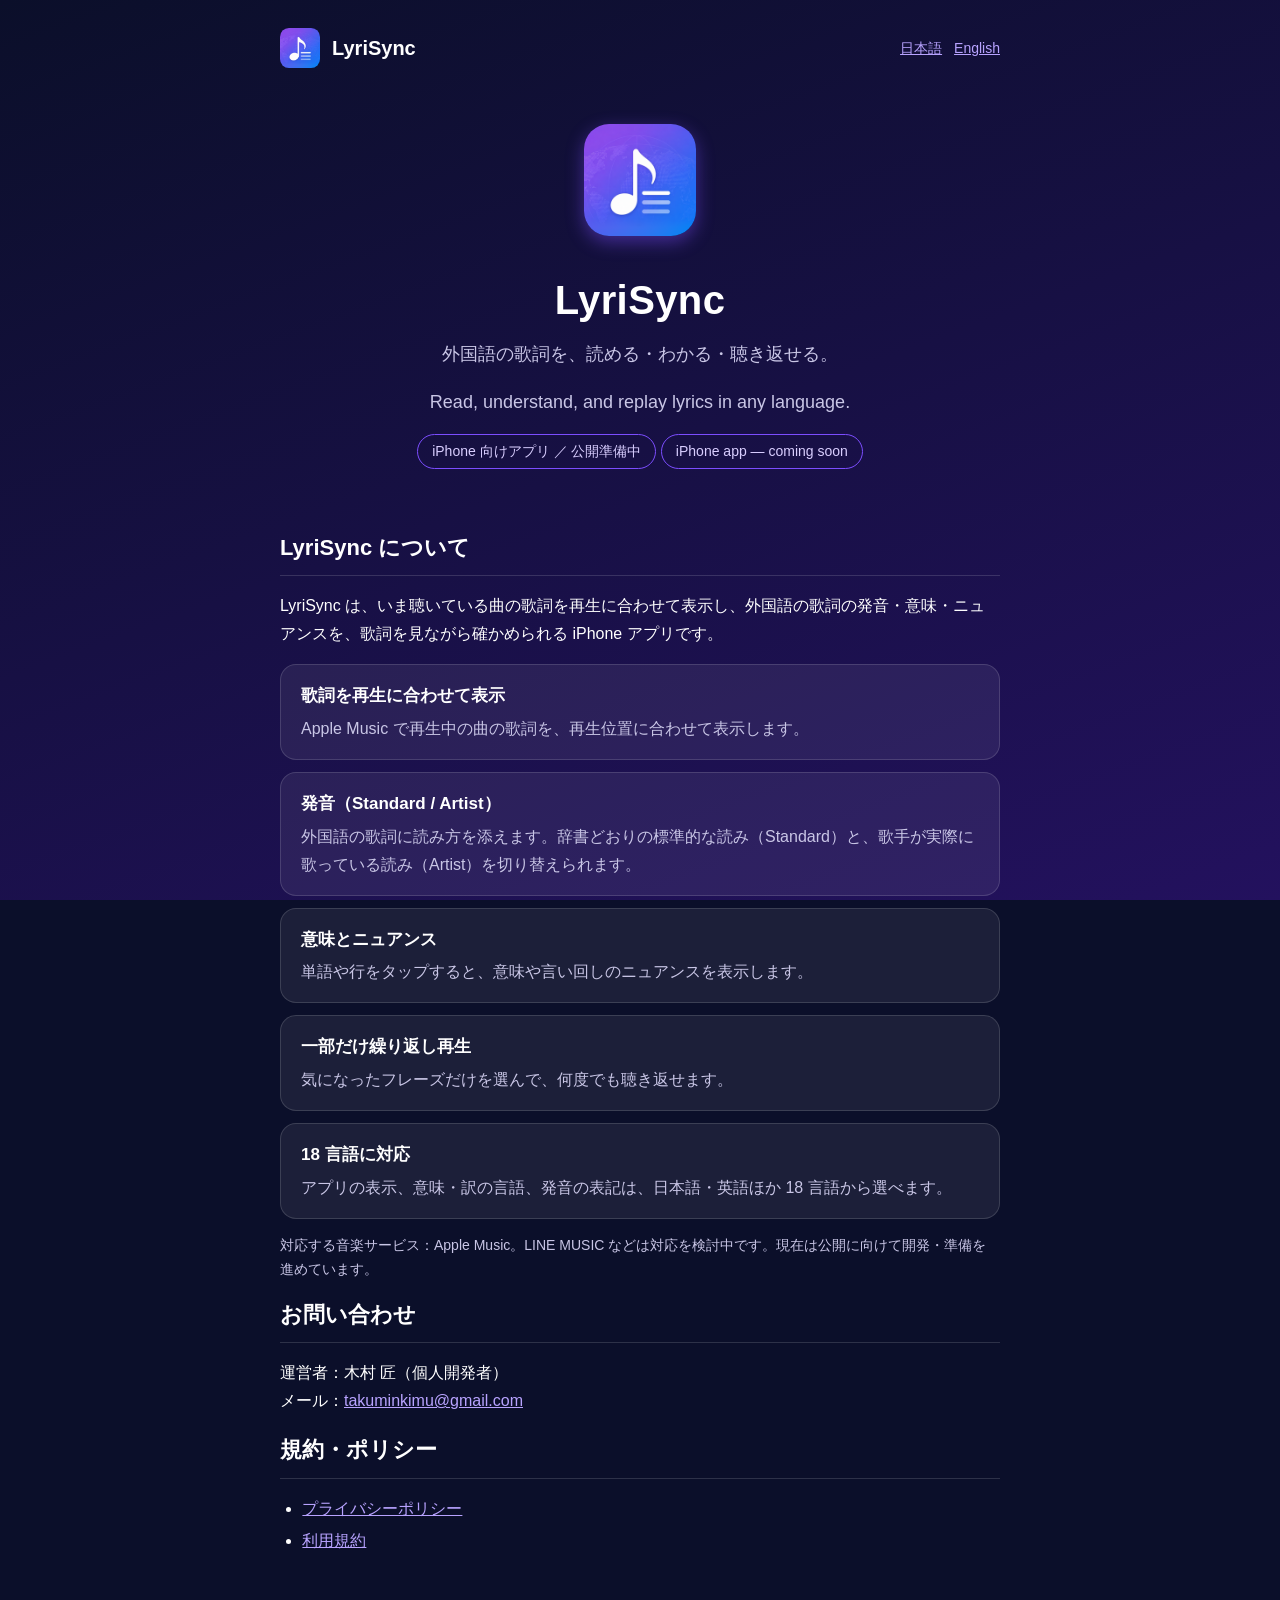
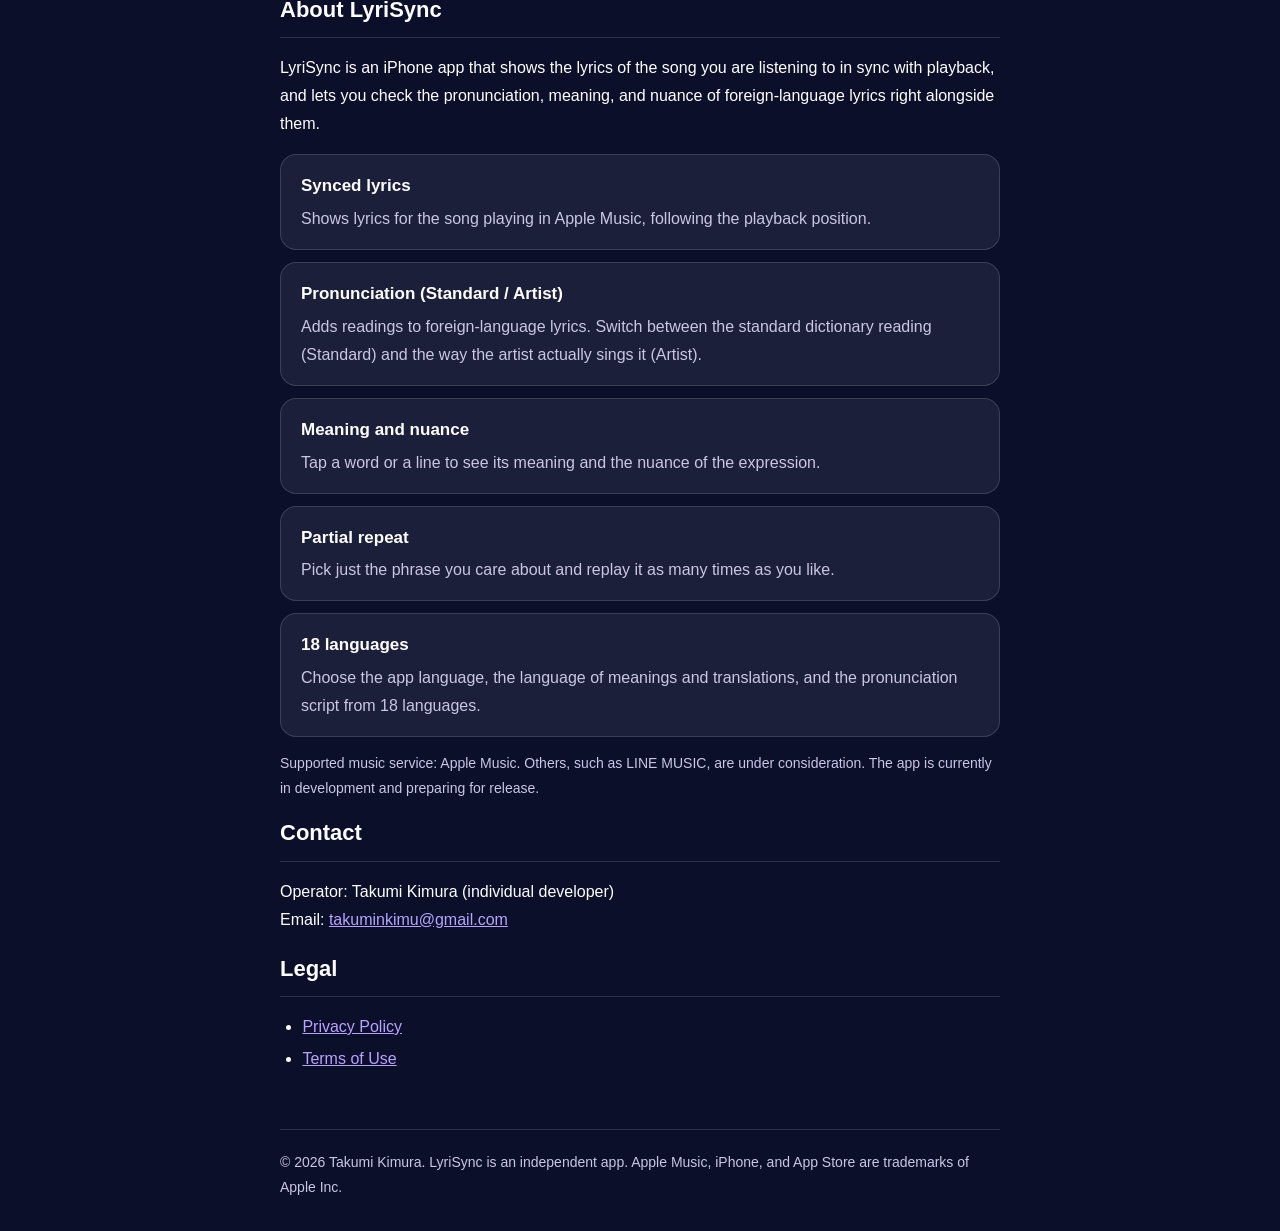
<file: index.html>
<!doctype html>
<html lang="ja">
<head>
<meta charset="utf-8">
<meta name="viewport" content="width=device-width,initial-scale=1">
<title>LyriSync</title>
<meta name="description" content="LyriSync — 外国語の歌詞を、読める・わかる・聴き返せる。 / Read, understand, and replay lyrics in any language.">
<link rel="icon" href="assets/icon.png">
<link rel="stylesheet" href="assets/style.css">
</head>
<body>
<div class="wrap">
  <header class="site">
    <a class="brand" href="./"><img src="assets/icon.png" alt="" width="40" height="40">LyriSync</a>
    <nav class="lang"><a href="#ja">日本語</a><a href="#en">English</a></nav>
  </header>

  <div class="hero">
    <img src="assets/icon.png" alt="LyriSync" width="112" height="112">
    <h1>LyriSync</h1>
    <p class="tag" lang="ja">外国語の歌詞を、読める・わかる・聴き返せる。</p>
    <p class="tag" lang="en">Read, understand, and replay lyrics in any language.</p>
    <span class="badge" lang="ja">iPhone 向けアプリ ／ 公開準備中</span>
    <span class="badge" lang="en">iPhone app — coming soon</span>
  </div>

  <main>
  <section id="ja" lang="ja">
    <h2>LyriSync について</h2>
    <p>LyriSync は、いま聴いている曲の歌詞を再生に合わせて表示し、外国語の歌詞の発音・意味・ニュアンスを、歌詞を見ながら確かめられる iPhone アプリです。</p>
    <div class="card"><h3>歌詞を再生に合わせて表示</h3><p>Apple Music で再生中の曲の歌詞を、再生位置に合わせて表示します。</p></div>
    <div class="card"><h3>発音（Standard / Artist）</h3><p>外国語の歌詞に読み方を添えます。辞書どおりの標準的な読み（Standard）と、歌手が実際に歌っている読み（Artist）を切り替えられます。</p></div>
    <div class="card"><h3>意味とニュアンス</h3><p>単語や行をタップすると、意味や言い回しのニュアンスを表示します。</p></div>
    <div class="card"><h3>一部だけ繰り返し再生</h3><p>気になったフレーズだけを選んで、何度でも聴き返せます。</p></div>
    <div class="card"><h3>18 言語に対応</h3><p>アプリの表示、意味・訳の言語、発音の表記は、日本語・英語ほか 18 言語から選べます。</p></div>
    <p class="meta">対応する音楽サービス：Apple Music。LINE MUSIC などは対応を検討中です。現在は公開に向けて開発・準備を進めています。</p>

    <h2>お問い合わせ</h2>
    <p>運営者：木村 匠（個人開発者）<br>
    メール：<a href="mailto:takuminkimu@gmail.com">takuminkimu@gmail.com</a></p>

    <h2>規約・ポリシー</h2>
    <ul>
      <li><a href="ja/privacy.html">プライバシーポリシー</a></li>
      <li><a href="ja/terms.html">利用規約</a></li>
    </ul>
  </section>

  <section id="en" lang="en">
    <h2>About LyriSync</h2>
    <p>LyriSync is an iPhone app that shows the lyrics of the song you are listening to in sync with playback, and lets you check the pronunciation, meaning, and nuance of foreign-language lyrics right alongside them.</p>
    <div class="card"><h3>Synced lyrics</h3><p>Shows lyrics for the song playing in Apple Music, following the playback position.</p></div>
    <div class="card"><h3>Pronunciation (Standard / Artist)</h3><p>Adds readings to foreign-language lyrics. Switch between the standard dictionary reading (Standard) and the way the artist actually sings it (Artist).</p></div>
    <div class="card"><h3>Meaning and nuance</h3><p>Tap a word or a line to see its meaning and the nuance of the expression.</p></div>
    <div class="card"><h3>Partial repeat</h3><p>Pick just the phrase you care about and replay it as many times as you like.</p></div>
    <div class="card"><h3>18 languages</h3><p>Choose the app language, the language of meanings and translations, and the pronunciation script from 18 languages.</p></div>
    <p class="meta">Supported music service: Apple Music. Others, such as LINE MUSIC, are under consideration. The app is currently in development and preparing for release.</p>

    <h2>Contact</h2>
    <p>Operator: Takumi Kimura (individual developer)<br>
    Email: <a href="mailto:takuminkimu@gmail.com">takuminkimu@gmail.com</a></p>

    <h2>Legal</h2>
    <ul>
      <li><a href="en/privacy.html">Privacy Policy</a></li>
      <li><a href="en/terms.html">Terms of Use</a></li>
    </ul>
  </section>
  </main>

  <footer class="site">© 2026 Takumi Kimura. LyriSync is an independent app. Apple Music, iPhone, and App Store are trademarks of Apple Inc.</footer>
</div>
</body>
</html>
</file>
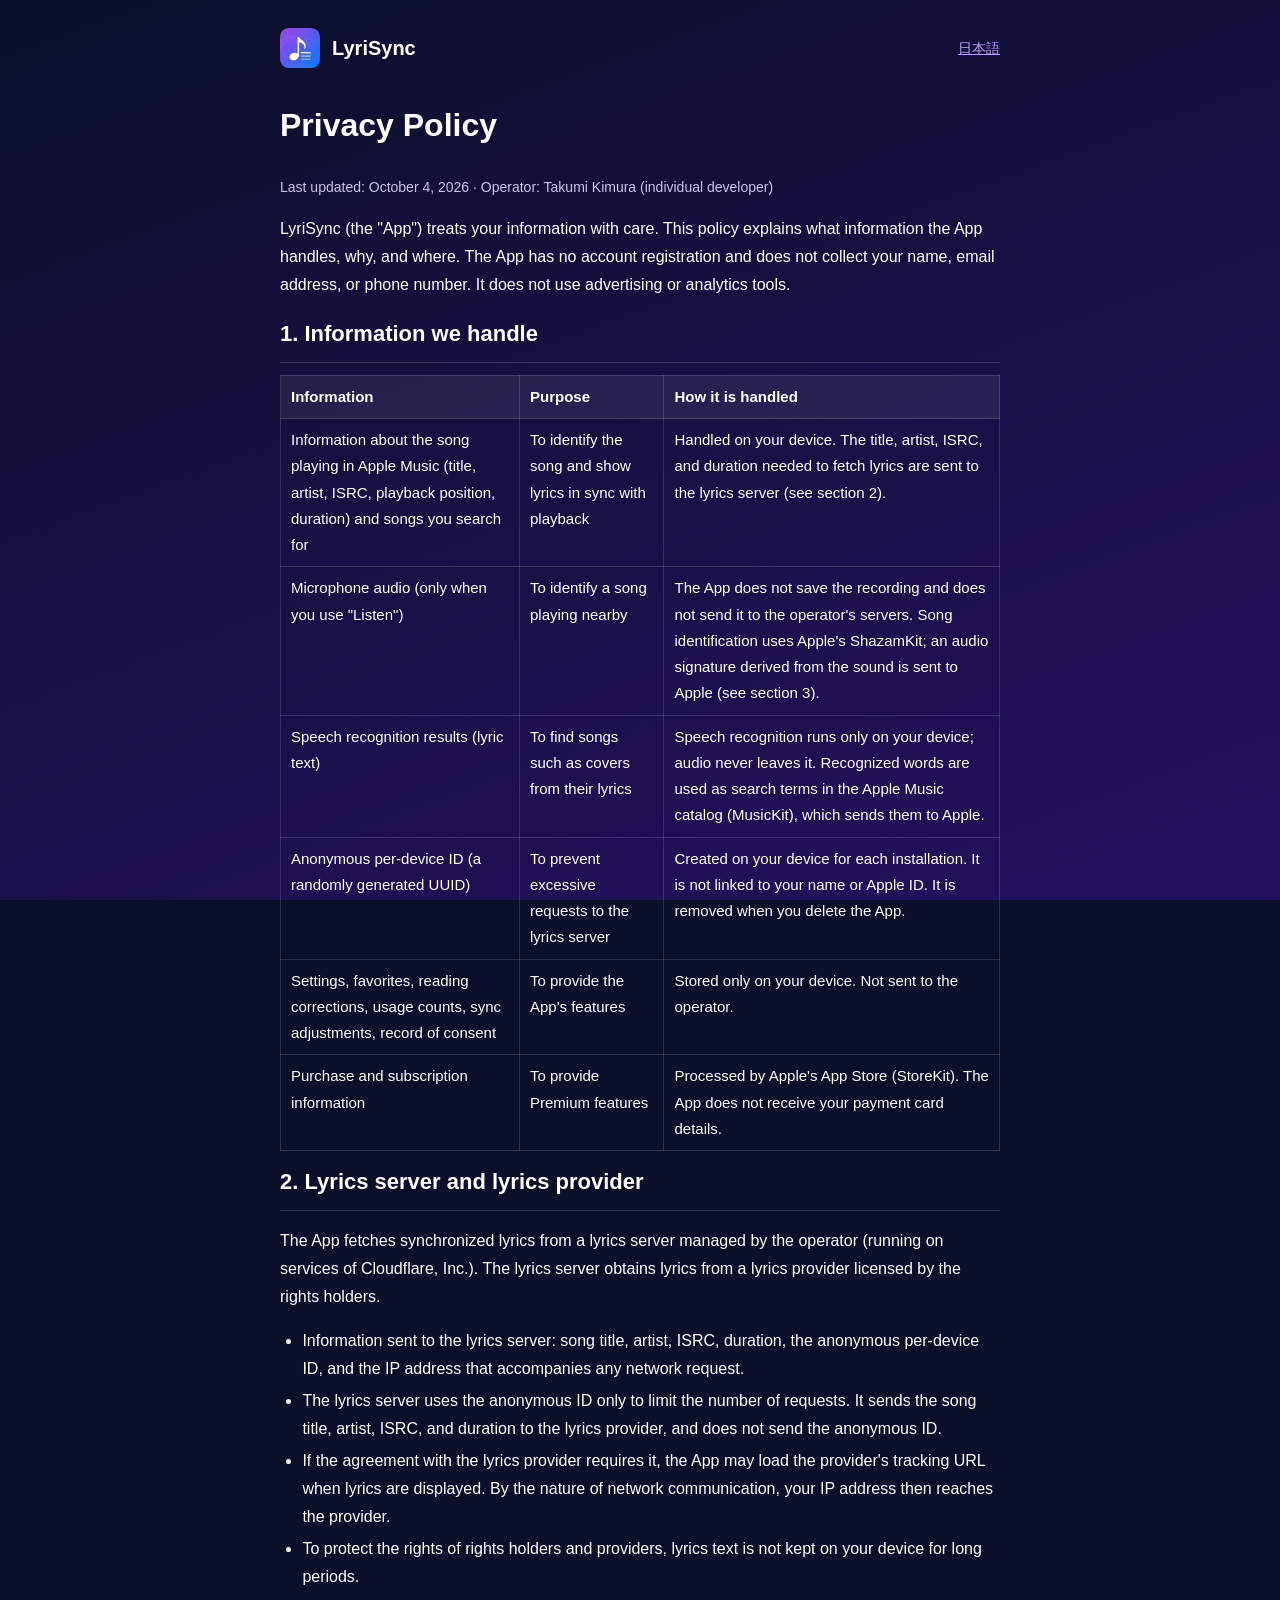
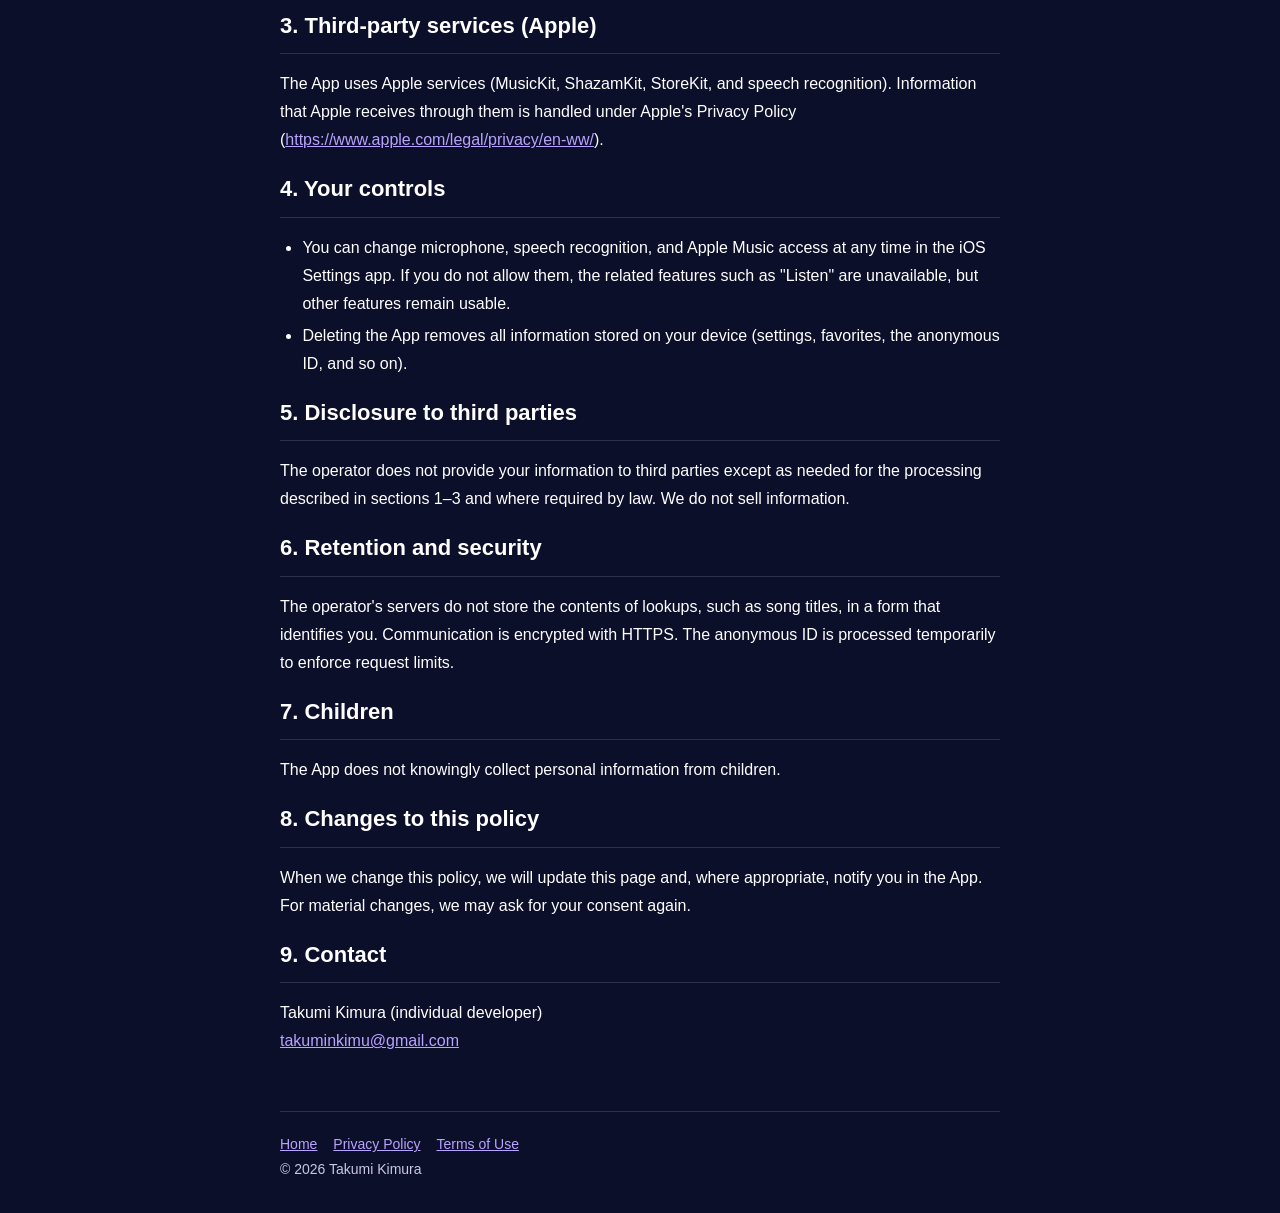
<file: en/privacy.html>
<!doctype html>
<html lang="en">
<head>
<meta charset="utf-8">
<meta name="viewport" content="width=device-width,initial-scale=1">
<title>Privacy Policy | LyriSync</title>
<meta name="description" content="LyriSync Privacy Policy">
<link rel="icon" href="../assets/icon.png">
<link rel="stylesheet" href="../assets/style.css">
</head>
<body>
<div class="wrap">
  <header class="site">
    <a class="brand" href="../"><img src="../assets/icon.png" alt="" width="40" height="40">LyriSync</a>
    <nav class="lang"><a href="../ja/privacy.html">日本語</a></nav>
  </header>
  <main>

<h1>Privacy Policy</h1>
<p class="meta">Last updated: October 4, 2026 · Operator: Takumi Kimura (individual developer)</p>

<p>LyriSync (the "App") treats your information with care. This policy explains what information the App handles, why, and where. The App has no account registration and does not collect your name, email address, or phone number. It does not use advertising or analytics tools.</p>

<h2>1. Information we handle</h2>
<table>
<tr><th>Information</th><th>Purpose</th><th>How it is handled</th></tr>
<tr><td>Information about the song playing in Apple Music (title, artist, ISRC, playback position, duration) and songs you search for</td><td>To identify the song and show lyrics in sync with playback</td><td>Handled on your device. The title, artist, ISRC, and duration needed to fetch lyrics are sent to the lyrics server (see section 2).</td></tr>
<tr><td>Microphone audio (only when you use "Listen")</td><td>To identify a song playing nearby</td><td>The App does not save the recording and does not send it to the operator's servers. Song identification uses Apple's ShazamKit; an audio signature derived from the sound is sent to Apple (see section 3).</td></tr>
<tr><td>Speech recognition results (lyric text)</td><td>To find songs such as covers from their lyrics</td><td>Speech recognition runs only on your device; audio never leaves it. Recognized words are used as search terms in the Apple Music catalog (MusicKit), which sends them to Apple.</td></tr>
<tr><td>Anonymous per-device ID (a randomly generated UUID)</td><td>To prevent excessive requests to the lyrics server</td><td>Created on your device for each installation. It is not linked to your name or Apple ID. It is removed when you delete the App.</td></tr>
<tr><td>Settings, favorites, reading corrections, usage counts, sync adjustments, record of consent</td><td>To provide the App's features</td><td>Stored only on your device. Not sent to the operator.</td></tr>
<tr><td>Purchase and subscription information</td><td>To provide Premium features</td><td>Processed by Apple's App Store (StoreKit). The App does not receive your payment card details.</td></tr>
</table>

<h2>2. Lyrics server and lyrics provider</h2>
<p>The App fetches synchronized lyrics from a lyrics server managed by the operator (running on services of Cloudflare, Inc.). The lyrics server obtains lyrics from a lyrics provider licensed by the rights holders.</p>
<ul>
  <li>Information sent to the lyrics server: song title, artist, ISRC, duration, the anonymous per-device ID, and the IP address that accompanies any network request.</li>
  <li>The lyrics server uses the anonymous ID only to limit the number of requests. It sends the song title, artist, ISRC, and duration to the lyrics provider, and does not send the anonymous ID.</li>
  <li>If the agreement with the lyrics provider requires it, the App may load the provider's tracking URL when lyrics are displayed. By the nature of network communication, your IP address then reaches the provider.</li>
  <li>To protect the rights of rights holders and providers, lyrics text is not kept on your device for long periods.</li>
</ul>

<h2>3. Third-party services (Apple)</h2>
<p>The App uses Apple services (MusicKit, ShazamKit, StoreKit, and speech recognition). Information that Apple receives through them is handled under Apple's Privacy Policy (<a href="https://www.apple.com/legal/privacy/en-ww/">https://www.apple.com/legal/privacy/en-ww/</a>).</p>

<h2>4. Your controls</h2>
<ul>
  <li>You can change microphone, speech recognition, and Apple Music access at any time in the iOS Settings app. If you do not allow them, the related features such as "Listen" are unavailable, but other features remain usable.</li>
  <li>Deleting the App removes all information stored on your device (settings, favorites, the anonymous ID, and so on).</li>
</ul>

<h2>5. Disclosure to third parties</h2>
<p>The operator does not provide your information to third parties except as needed for the processing described in sections 1–3 and where required by law. We do not sell information.</p>

<h2>6. Retention and security</h2>
<p>The operator's servers do not store the contents of lookups, such as song titles, in a form that identifies you. Communication is encrypted with HTTPS. The anonymous ID is processed temporarily to enforce request limits.</p>

<h2>7. Children</h2>
<p>The App does not knowingly collect personal information from children.</p>

<h2>8. Changes to this policy</h2>
<p>When we change this policy, we will update this page and, where appropriate, notify you in the App. For material changes, we may ask for your consent again.</p>

<h2>9. Contact</h2>
<p>Takumi Kimura (individual developer)<br><a href="mailto:takuminkimu@gmail.com">takuminkimu@gmail.com</a></p>
  </main>
  <footer class="site"><a href="../">Home</a><a href="privacy.html">Privacy Policy</a><a href="terms.html">Terms of Use</a><br>© 2026 Takumi Kimura</footer>
</div>
</body>
</html>
</file>
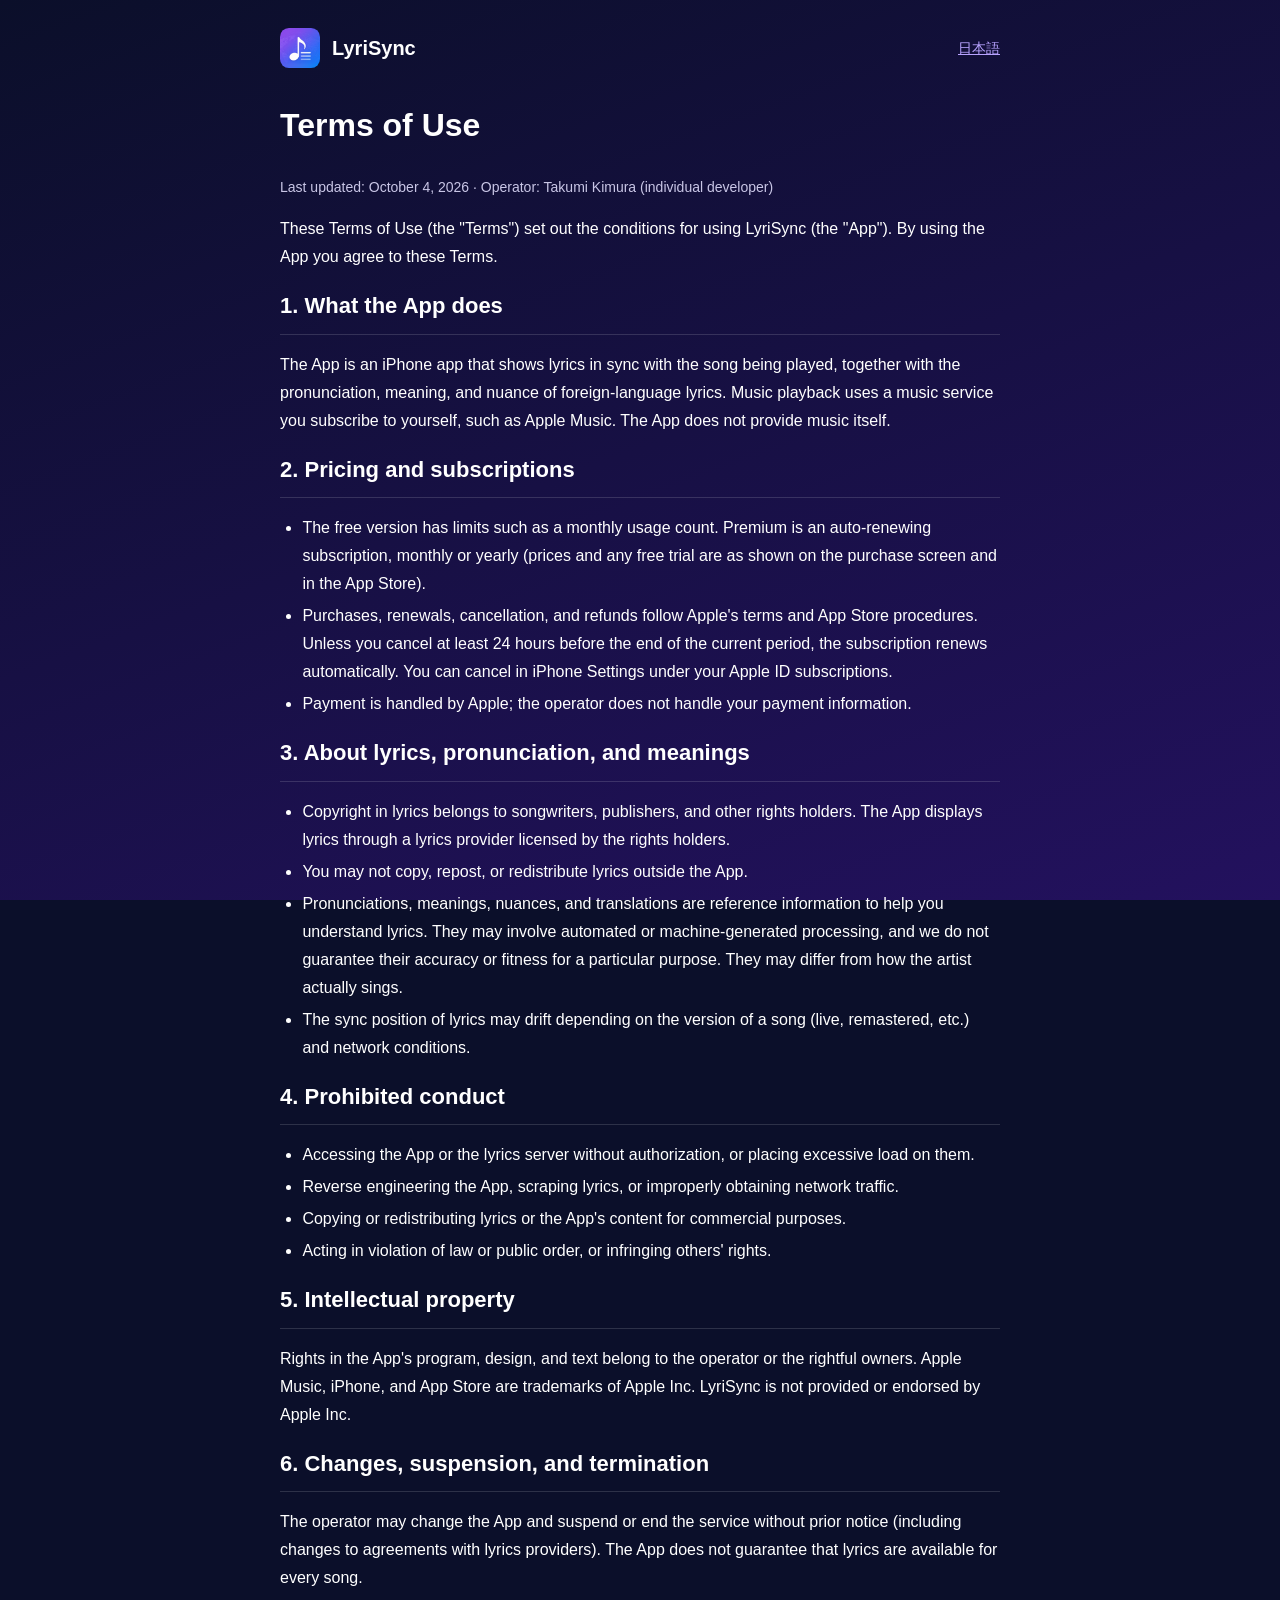
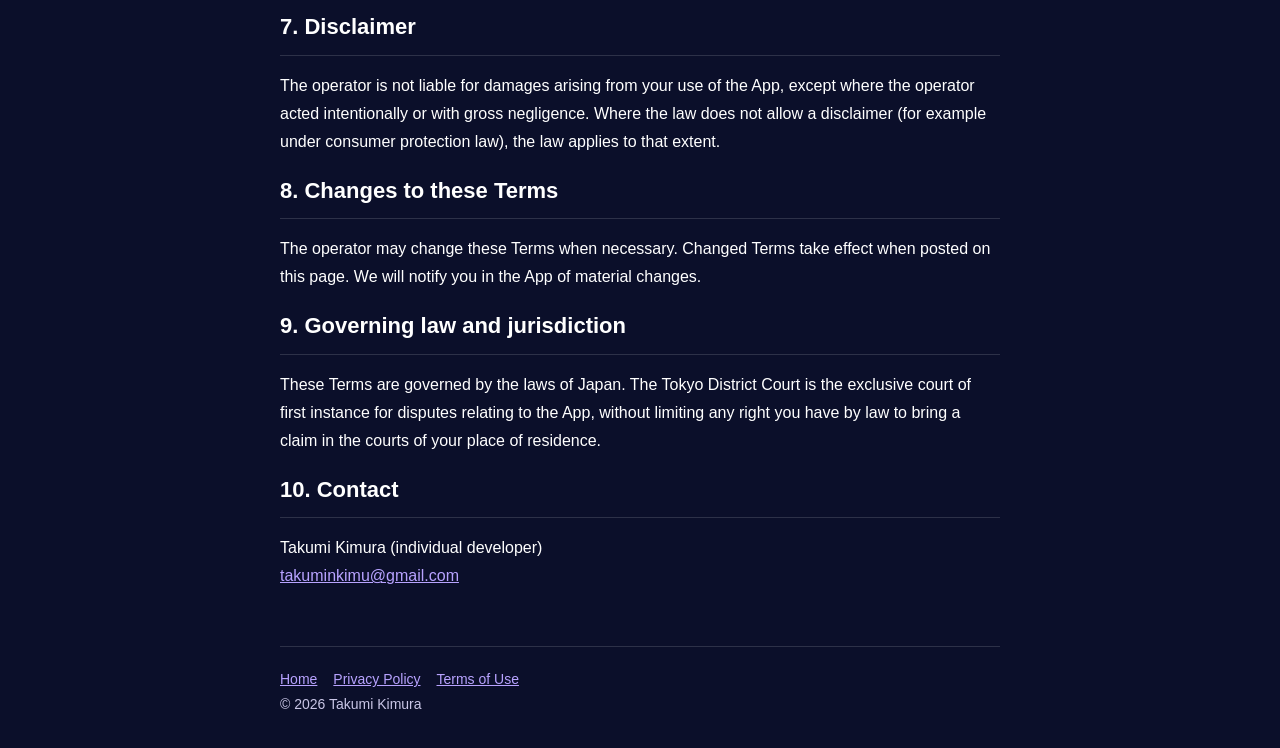
<file: en/terms.html>
<!doctype html>
<html lang="en">
<head>
<meta charset="utf-8">
<meta name="viewport" content="width=device-width,initial-scale=1">
<title>Terms of Use | LyriSync</title>
<meta name="description" content="LyriSync Terms of Use">
<link rel="icon" href="../assets/icon.png">
<link rel="stylesheet" href="../assets/style.css">
</head>
<body>
<div class="wrap">
  <header class="site">
    <a class="brand" href="../"><img src="../assets/icon.png" alt="" width="40" height="40">LyriSync</a>
    <nav class="lang"><a href="../ja/terms.html">日本語</a></nav>
  </header>
  <main>

<h1>Terms of Use</h1>
<p class="meta">Last updated: October 4, 2026 · Operator: Takumi Kimura (individual developer)</p>

<p>These Terms of Use (the "Terms") set out the conditions for using LyriSync (the "App"). By using the App you agree to these Terms.</p>

<h2>1. What the App does</h2>
<p>The App is an iPhone app that shows lyrics in sync with the song being played, together with the pronunciation, meaning, and nuance of foreign-language lyrics. Music playback uses a music service you subscribe to yourself, such as Apple Music. The App does not provide music itself.</p>

<h2>2. Pricing and subscriptions</h2>
<ul>
  <li>The free version has limits such as a monthly usage count. Premium is an auto-renewing subscription, monthly or yearly (prices and any free trial are as shown on the purchase screen and in the App Store).</li>
  <li>Purchases, renewals, cancellation, and refunds follow Apple's terms and App Store procedures. Unless you cancel at least 24 hours before the end of the current period, the subscription renews automatically. You can cancel in iPhone Settings under your Apple ID subscriptions.</li>
  <li>Payment is handled by Apple; the operator does not handle your payment information.</li>
</ul>

<h2>3. About lyrics, pronunciation, and meanings</h2>
<ul>
  <li>Copyright in lyrics belongs to songwriters, publishers, and other rights holders. The App displays lyrics through a lyrics provider licensed by the rights holders.</li>
  <li>You may not copy, repost, or redistribute lyrics outside the App.</li>
  <li>Pronunciations, meanings, nuances, and translations are reference information to help you understand lyrics. They may involve automated or machine-generated processing, and we do not guarantee their accuracy or fitness for a particular purpose. They may differ from how the artist actually sings.</li>
  <li>The sync position of lyrics may drift depending on the version of a song (live, remastered, etc.) and network conditions.</li>
</ul>

<h2>4. Prohibited conduct</h2>
<ul>
  <li>Accessing the App or the lyrics server without authorization, or placing excessive load on them.</li>
  <li>Reverse engineering the App, scraping lyrics, or improperly obtaining network traffic.</li>
  <li>Copying or redistributing lyrics or the App's content for commercial purposes.</li>
  <li>Acting in violation of law or public order, or infringing others' rights.</li>
</ul>

<h2>5. Intellectual property</h2>
<p>Rights in the App's program, design, and text belong to the operator or the rightful owners. Apple Music, iPhone, and App Store are trademarks of Apple Inc. LyriSync is not provided or endorsed by Apple Inc.</p>

<h2>6. Changes, suspension, and termination</h2>
<p>The operator may change the App and suspend or end the service without prior notice (including changes to agreements with lyrics providers). The App does not guarantee that lyrics are available for every song.</p>

<h2>7. Disclaimer</h2>
<p>The operator is not liable for damages arising from your use of the App, except where the operator acted intentionally or with gross negligence. Where the law does not allow a disclaimer (for example under consumer protection law), the law applies to that extent.</p>

<h2>8. Changes to these Terms</h2>
<p>The operator may change these Terms when necessary. Changed Terms take effect when posted on this page. We will notify you in the App of material changes.</p>

<h2>9. Governing law and jurisdiction</h2>
<p>These Terms are governed by the laws of Japan. The Tokyo District Court is the exclusive court of first instance for disputes relating to the App, without limiting any right you have by law to bring a claim in the courts of your place of residence.</p>

<h2>10. Contact</h2>
<p>Takumi Kimura (individual developer)<br><a href="mailto:takuminkimu@gmail.com">takuminkimu@gmail.com</a></p>
  </main>
  <footer class="site"><a href="../">Home</a><a href="privacy.html">Privacy Policy</a><a href="terms.html">Terms of Use</a><br>© 2026 Takumi Kimura</footer>
</div>
</body>
</html>
</file>
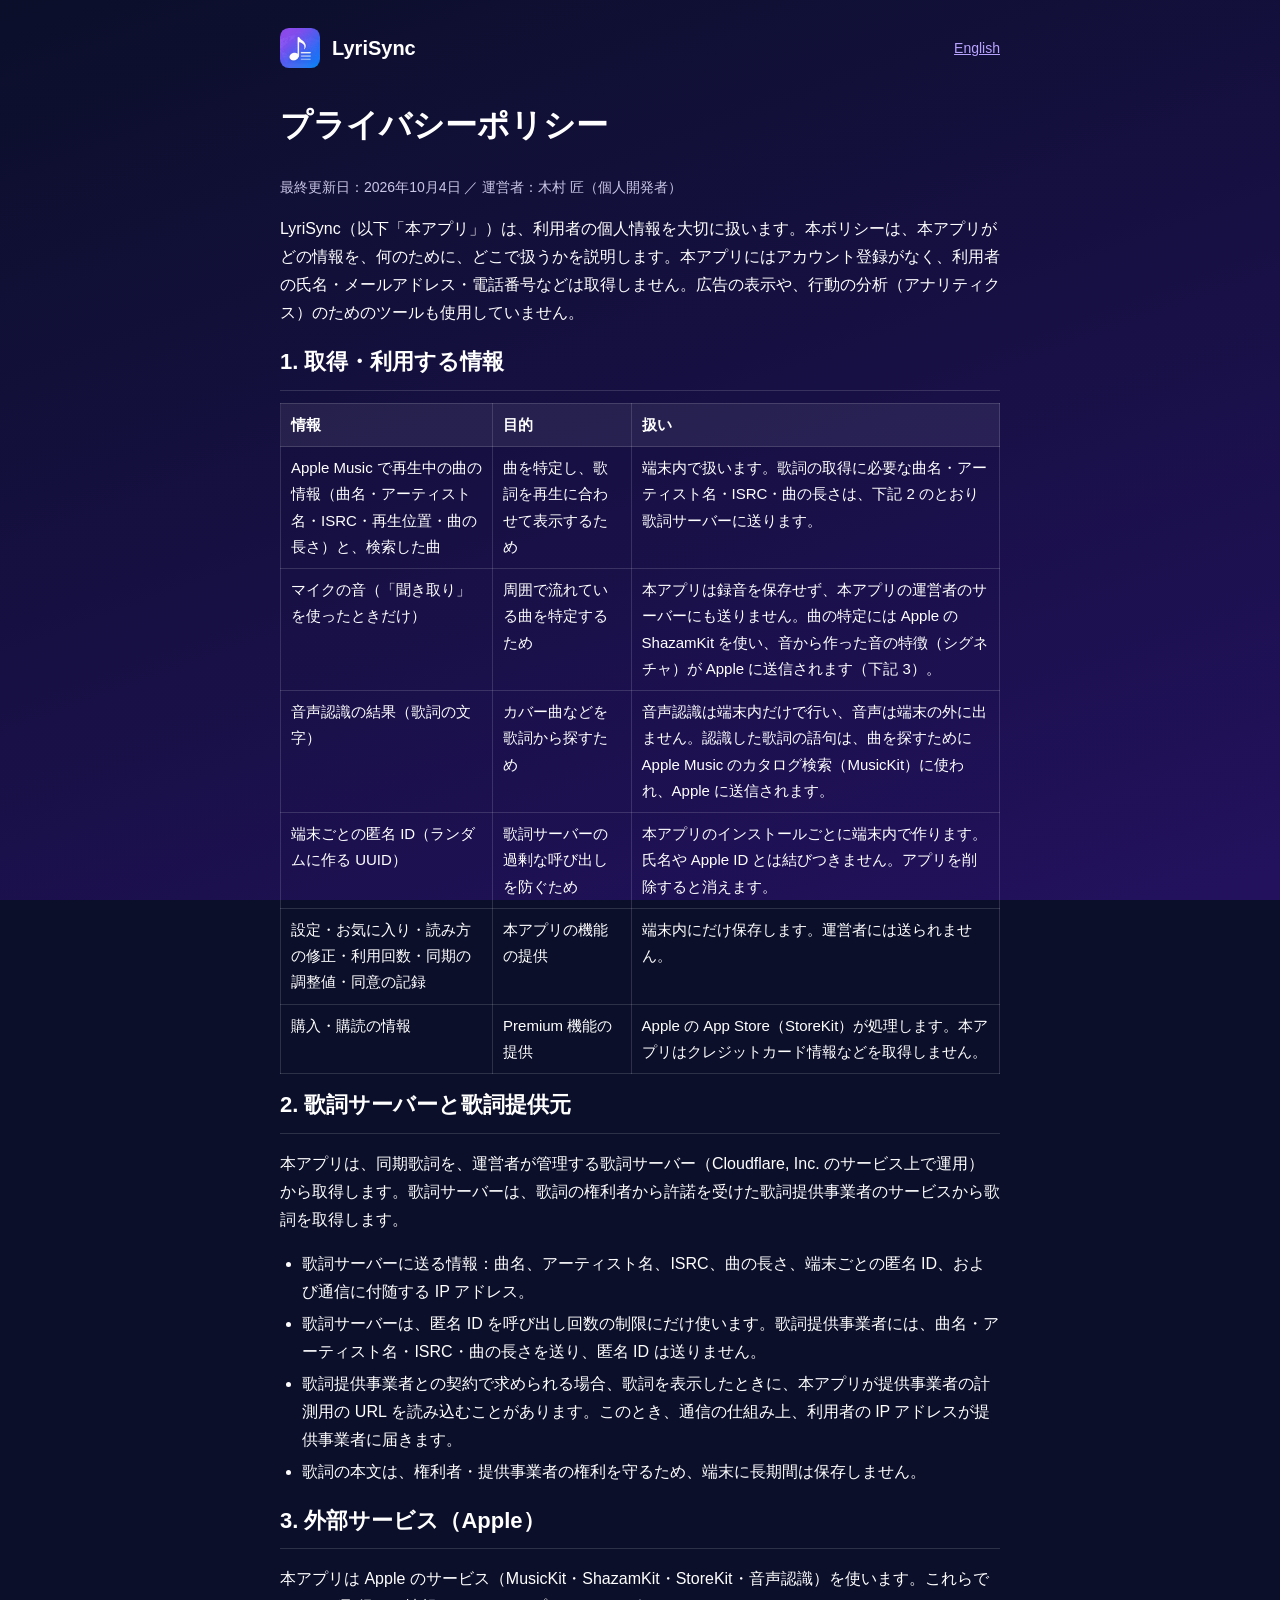
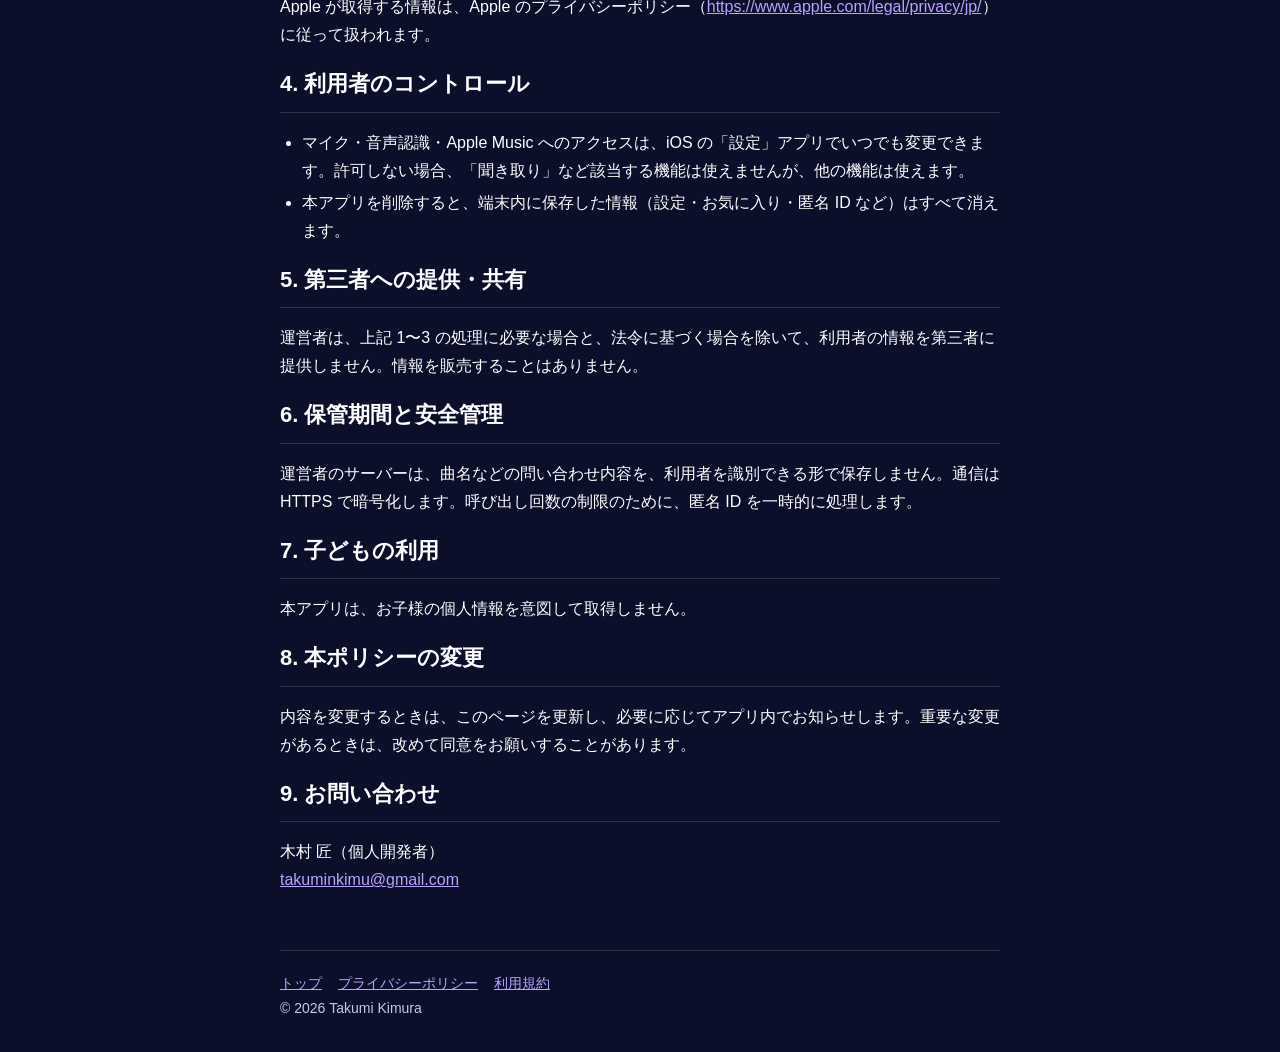
<file: ja/privacy.html>
<!doctype html>
<html lang="ja">
<head>
<meta charset="utf-8">
<meta name="viewport" content="width=device-width,initial-scale=1">
<title>プライバシーポリシー | LyriSync</title>
<meta name="description" content="LyriSync のプライバシーポリシー">
<link rel="icon" href="../assets/icon.png">
<link rel="stylesheet" href="../assets/style.css">
</head>
<body>
<div class="wrap">
  <header class="site">
    <a class="brand" href="../"><img src="../assets/icon.png" alt="" width="40" height="40">LyriSync</a>
    <nav class="lang"><a href="../en/privacy.html">English</a></nav>
  </header>
  <main>

<h1>プライバシーポリシー</h1>
<p class="meta">最終更新日：2026年10月4日 ／ 運営者：木村 匠（個人開発者）</p>

<p>LyriSync（以下「本アプリ」）は、利用者の個人情報を大切に扱います。本ポリシーは、本アプリがどの情報を、何のために、どこで扱うかを説明します。本アプリにはアカウント登録がなく、利用者の氏名・メールアドレス・電話番号などは取得しません。広告の表示や、行動の分析（アナリティクス）のためのツールも使用していません。</p>

<h2>1. 取得・利用する情報</h2>
<table>
<tr><th>情報</th><th>目的</th><th>扱い</th></tr>
<tr><td>Apple Music で再生中の曲の情報（曲名・アーティスト名・ISRC・再生位置・曲の長さ）と、検索した曲</td><td>曲を特定し、歌詞を再生に合わせて表示するため</td><td>端末内で扱います。歌詞の取得に必要な曲名・アーティスト名・ISRC・曲の長さは、下記 2 のとおり歌詞サーバーに送ります。</td></tr>
<tr><td>マイクの音（「聞き取り」を使ったときだけ）</td><td>周囲で流れている曲を特定するため</td><td>本アプリは録音を保存せず、本アプリの運営者のサーバーにも送りません。曲の特定には Apple の ShazamKit を使い、音から作った音の特徴（シグネチャ）が Apple に送信されます（下記 3）。</td></tr>
<tr><td>音声認識の結果（歌詞の文字）</td><td>カバー曲などを歌詞から探すため</td><td>音声認識は端末内だけで行い、音声は端末の外に出ません。認識した歌詞の語句は、曲を探すために Apple Music のカタログ検索（MusicKit）に使われ、Apple に送信されます。</td></tr>
<tr><td>端末ごとの匿名 ID（ランダムに作る UUID）</td><td>歌詞サーバーの過剰な呼び出しを防ぐため</td><td>本アプリのインストールごとに端末内で作ります。氏名や Apple ID とは結びつきません。アプリを削除すると消えます。</td></tr>
<tr><td>設定・お気に入り・読み方の修正・利用回数・同期の調整値・同意の記録</td><td>本アプリの機能の提供</td><td>端末内にだけ保存します。運営者には送られません。</td></tr>
<tr><td>購入・購読の情報</td><td>Premium 機能の提供</td><td>Apple の App Store（StoreKit）が処理します。本アプリはクレジットカード情報などを取得しません。</td></tr>
</table>

<h2>2. 歌詞サーバーと歌詞提供元</h2>
<p>本アプリは、同期歌詞を、運営者が管理する歌詞サーバー（Cloudflare, Inc. のサービス上で運用）から取得します。歌詞サーバーは、歌詞の権利者から許諾を受けた歌詞提供事業者のサービスから歌詞を取得します。</p>
<ul>
  <li>歌詞サーバーに送る情報：曲名、アーティスト名、ISRC、曲の長さ、端末ごとの匿名 ID、および通信に付随する IP アドレス。</li>
  <li>歌詞サーバーは、匿名 ID を呼び出し回数の制限にだけ使います。歌詞提供事業者には、曲名・アーティスト名・ISRC・曲の長さを送り、匿名 ID は送りません。</li>
  <li>歌詞提供事業者との契約で求められる場合、歌詞を表示したときに、本アプリが提供事業者の計測用の URL を読み込むことがあります。このとき、通信の仕組み上、利用者の IP アドレスが提供事業者に届きます。</li>
  <li>歌詞の本文は、権利者・提供事業者の権利を守るため、端末に長期間は保存しません。</li>
</ul>

<h2>3. 外部サービス（Apple）</h2>
<p>本アプリは Apple のサービス（MusicKit・ShazamKit・StoreKit・音声認識）を使います。これらで Apple が取得する情報は、Apple のプライバシーポリシー（<a href="https://www.apple.com/legal/privacy/jp/">https://www.apple.com/legal/privacy/jp/</a>）に従って扱われます。</p>

<h2>4. 利用者のコントロール</h2>
<ul>
  <li>マイク・音声認識・Apple Music へのアクセスは、iOS の「設定」アプリでいつでも変更できます。許可しない場合、「聞き取り」など該当する機能は使えませんが、他の機能は使えます。</li>
  <li>本アプリを削除すると、端末内に保存した情報（設定・お気に入り・匿名 ID など）はすべて消えます。</li>
</ul>

<h2>5. 第三者への提供・共有</h2>
<p>運営者は、上記 1〜3 の処理に必要な場合と、法令に基づく場合を除いて、利用者の情報を第三者に提供しません。情報を販売することはありません。</p>

<h2>6. 保管期間と安全管理</h2>
<p>運営者のサーバーは、曲名などの問い合わせ内容を、利用者を識別できる形で保存しません。通信は HTTPS で暗号化します。呼び出し回数の制限のために、匿名 ID を一時的に処理します。</p>

<h2>7. 子どもの利用</h2>
<p>本アプリは、お子様の個人情報を意図して取得しません。</p>

<h2>8. 本ポリシーの変更</h2>
<p>内容を変更するときは、このページを更新し、必要に応じてアプリ内でお知らせします。重要な変更があるときは、改めて同意をお願いすることがあります。</p>

<h2>9. お問い合わせ</h2>
<p>木村 匠（個人開発者）<br><a href="mailto:takuminkimu@gmail.com">takuminkimu@gmail.com</a></p>
  </main>
  <footer class="site"><a href="../">トップ</a><a href="privacy.html">プライバシーポリシー</a><a href="terms.html">利用規約</a><br>© 2026 Takumi Kimura</footer>
</div>
</body>
</html>
</file>
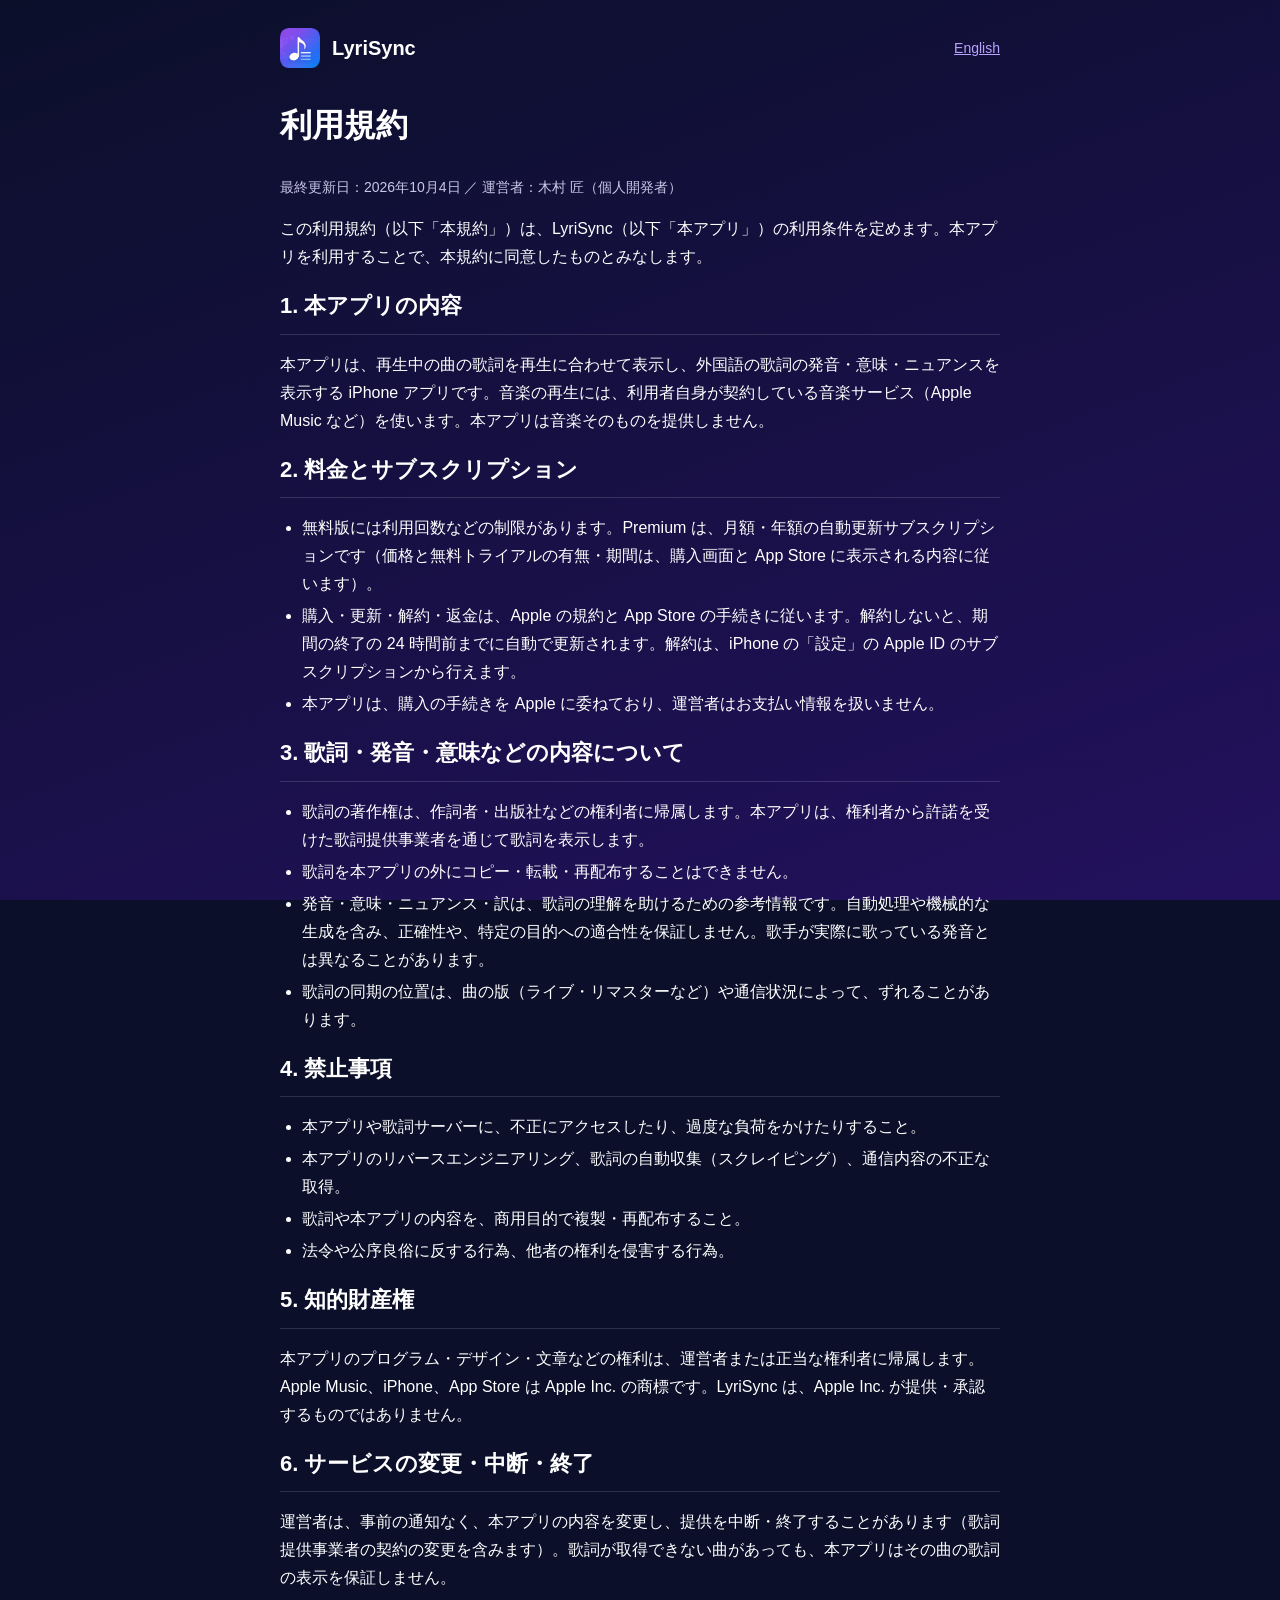
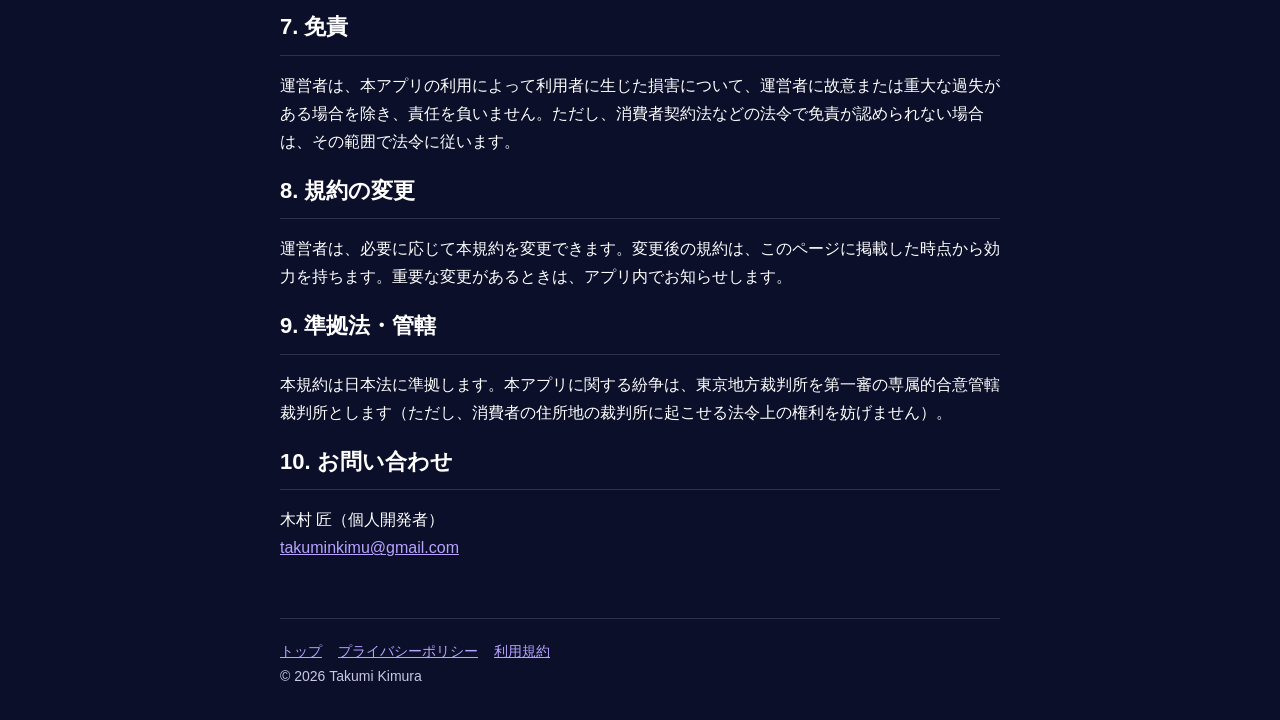
<file: ja/terms.html>
<!doctype html>
<html lang="ja">
<head>
<meta charset="utf-8">
<meta name="viewport" content="width=device-width,initial-scale=1">
<title>利用規約 | LyriSync</title>
<meta name="description" content="LyriSync の利用規約">
<link rel="icon" href="../assets/icon.png">
<link rel="stylesheet" href="../assets/style.css">
</head>
<body>
<div class="wrap">
  <header class="site">
    <a class="brand" href="../"><img src="../assets/icon.png" alt="" width="40" height="40">LyriSync</a>
    <nav class="lang"><a href="../en/terms.html">English</a></nav>
  </header>
  <main>

<h1>利用規約</h1>
<p class="meta">最終更新日：2026年10月4日 ／ 運営者：木村 匠（個人開発者）</p>

<p>この利用規約（以下「本規約」）は、LyriSync（以下「本アプリ」）の利用条件を定めます。本アプリを利用することで、本規約に同意したものとみなします。</p>

<h2>1. 本アプリの内容</h2>
<p>本アプリは、再生中の曲の歌詞を再生に合わせて表示し、外国語の歌詞の発音・意味・ニュアンスを表示する iPhone アプリです。音楽の再生には、利用者自身が契約している音楽サービス（Apple Music など）を使います。本アプリは音楽そのものを提供しません。</p>

<h2>2. 料金とサブスクリプション</h2>
<ul>
  <li>無料版には利用回数などの制限があります。Premium は、月額・年額の自動更新サブスクリプションです（価格と無料トライアルの有無・期間は、購入画面と App Store に表示される内容に従います）。</li>
  <li>購入・更新・解約・返金は、Apple の規約と App Store の手続きに従います。解約しないと、期間の終了の 24 時間前までに自動で更新されます。解約は、iPhone の「設定」の Apple ID のサブスクリプションから行えます。</li>
  <li>本アプリは、購入の手続きを Apple に委ねており、運営者はお支払い情報を扱いません。</li>
</ul>

<h2>3. 歌詞・発音・意味などの内容について</h2>
<ul>
  <li>歌詞の著作権は、作詞者・出版社などの権利者に帰属します。本アプリは、権利者から許諾を受けた歌詞提供事業者を通じて歌詞を表示します。</li>
  <li>歌詞を本アプリの外にコピー・転載・再配布することはできません。</li>
  <li>発音・意味・ニュアンス・訳は、歌詞の理解を助けるための参考情報です。自動処理や機械的な生成を含み、正確性や、特定の目的への適合性を保証しません。歌手が実際に歌っている発音とは異なることがあります。</li>
  <li>歌詞の同期の位置は、曲の版（ライブ・リマスターなど）や通信状況によって、ずれることがあります。</li>
</ul>

<h2>4. 禁止事項</h2>
<ul>
  <li>本アプリや歌詞サーバーに、不正にアクセスしたり、過度な負荷をかけたりすること。</li>
  <li>本アプリのリバースエンジニアリング、歌詞の自動収集（スクレイピング）、通信内容の不正な取得。</li>
  <li>歌詞や本アプリの内容を、商用目的で複製・再配布すること。</li>
  <li>法令や公序良俗に反する行為、他者の権利を侵害する行為。</li>
</ul>

<h2>5. 知的財産権</h2>
<p>本アプリのプログラム・デザイン・文章などの権利は、運営者または正当な権利者に帰属します。Apple Music、iPhone、App Store は Apple Inc. の商標です。LyriSync は、Apple Inc. が提供・承認するものではありません。</p>

<h2>6. サービスの変更・中断・終了</h2>
<p>運営者は、事前の通知なく、本アプリの内容を変更し、提供を中断・終了することがあります（歌詞提供事業者の契約の変更を含みます）。歌詞が取得できない曲があっても、本アプリはその曲の歌詞の表示を保証しません。</p>

<h2>7. 免責</h2>
<p>運営者は、本アプリの利用によって利用者に生じた損害について、運営者に故意または重大な過失がある場合を除き、責任を負いません。ただし、消費者契約法などの法令で免責が認められない場合は、その範囲で法令に従います。</p>

<h2>8. 規約の変更</h2>
<p>運営者は、必要に応じて本規約を変更できます。変更後の規約は、このページに掲載した時点から効力を持ちます。重要な変更があるときは、アプリ内でお知らせします。</p>

<h2>9. 準拠法・管轄</h2>
<p>本規約は日本法に準拠します。本アプリに関する紛争は、東京地方裁判所を第一審の専属的合意管轄裁判所とします（ただし、消費者の住所地の裁判所に起こせる法令上の権利を妨げません）。</p>

<h2>10. お問い合わせ</h2>
<p>木村 匠（個人開発者）<br><a href="mailto:takuminkimu@gmail.com">takuminkimu@gmail.com</a></p>
  </main>
  <footer class="site"><a href="../">トップ</a><a href="privacy.html">プライバシーポリシー</a><a href="terms.html">利用規約</a><br>© 2026 Takumi Kimura</footer>
</div>
</body>
</html>
</file>
<file: assets/style.css>
:root{--bg1:#0B0F2A;--bg2:#23115E;--accent:#7C4DFF;--text:#fff;--sub:#c9c6e6;--card:rgba(255,255,255,.07);--line:rgba(255,255,255,.14)}
*{box-sizing:border-box}
html{-webkit-text-size-adjust:100%}
body{margin:0;min-height:100vh;color:var(--text);background:var(--bg1) linear-gradient(160deg,var(--bg1),var(--bg2)) fixed;font:16px/1.75 -apple-system,BlinkMacSystemFont,"Hiragino Sans","Noto Sans JP","Segoe UI",Roboto,sans-serif}
a{color:#b8a3ff}
a:hover{color:#fff}
.wrap{max-width:760px;margin:0 auto;padding:0 20px}
header.site{padding:28px 0 8px;display:flex;align-items:center;justify-content:space-between;gap:12px;flex-wrap:wrap}
header.site .brand{display:flex;align-items:center;gap:12px;color:#fff;text-decoration:none;font-weight:700;font-size:20px}
header.site .brand img{width:40px;height:40px;border-radius:22.37%}
nav.lang a{margin-left:12px;font-size:14px}
.hero{text-align:center;padding:48px 0 24px}
.hero img{width:112px;height:112px;border-radius:22.37%;box-shadow:0 6px 18px rgba(124,77,255,.45)}
.hero h1{font-size:40px;margin:20px 0 4px;letter-spacing:.01em}
.hero p.tag{color:var(--sub);margin:0 0 16px;font-size:18px}
.badge{display:inline-block;padding:4px 14px;border:1px solid var(--accent);border-radius:999px;font-size:14px;color:#d9ceff}
section{margin:36px 0}
h2{font-size:22px;margin:0 0 12px;padding-bottom:8px;border-bottom:1px solid var(--line)}
h3{font-size:18px;margin:28px 0 8px}
.card{background:var(--card);border:1px solid var(--line);border-radius:16px;padding:16px 20px;margin:12px 0}
.card h3{margin:0 0 4px;font-size:17px}
.card p{margin:0;color:var(--sub)}
ul,ol{padding-left:1.4em}
li{margin:4px 0}
table{border-collapse:collapse;width:100%;margin:12px 0;font-size:15px}
th,td{border:1px solid var(--line);padding:8px 10px;vertical-align:top;text-align:left}
th{background:var(--card)}
.meta{color:var(--sub);font-size:14px}
footer.site{margin:56px 0 32px;padding-top:20px;border-top:1px solid var(--line);color:var(--sub);font-size:14px}
footer.site a{margin-right:16px}
@media(max-width:520px){.hero h1{font-size:32px}table{font-size:14px}}
</file>
